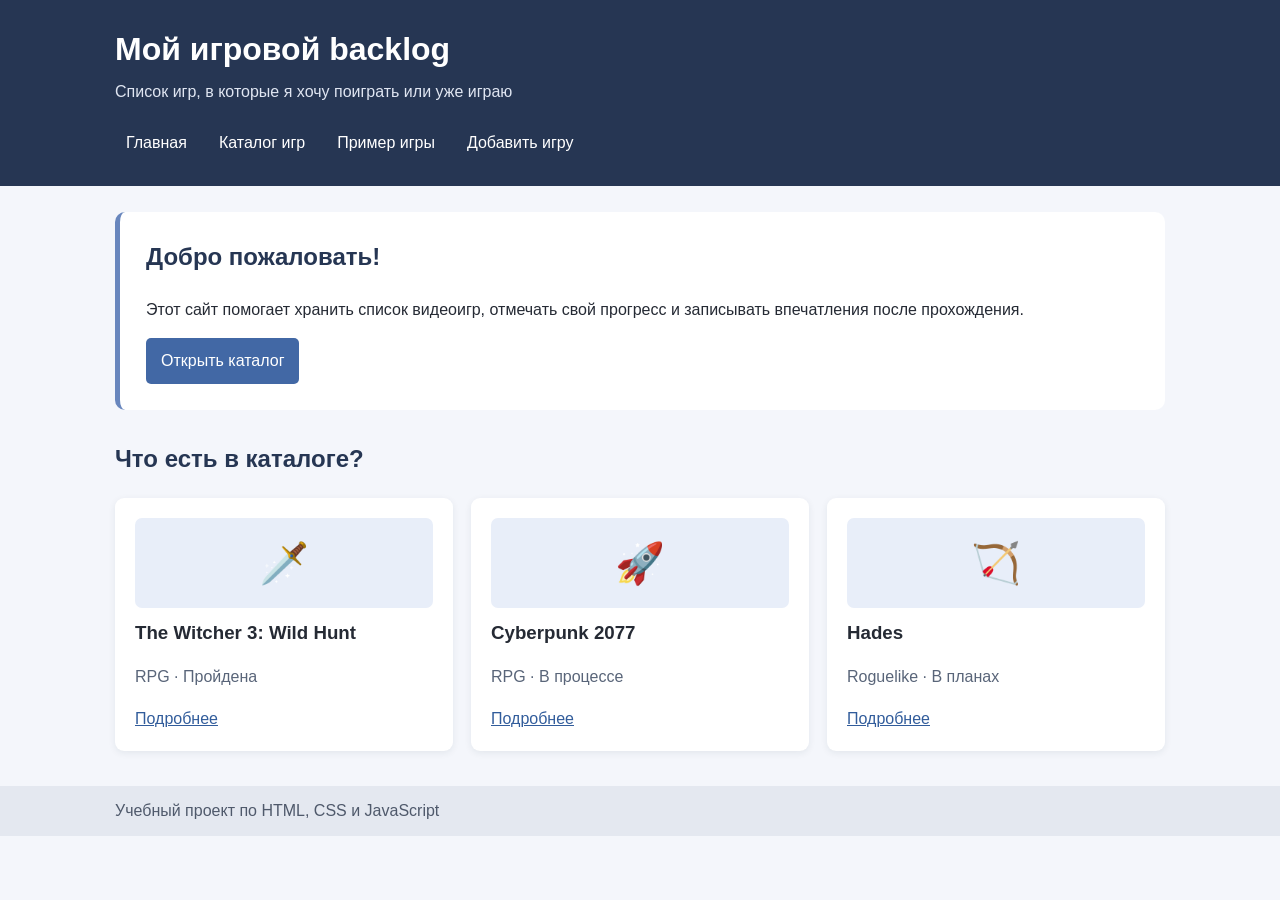
<file: index.html>
<!DOCTYPE html>
<html lang="ru">
<head>
    <meta charset="UTF-8">
    <meta name="viewport" content="width=device-width, initial-scale=1.0">
    <title>Мой игровой backlog</title>
    <link rel="stylesheet" href="css/style.css">
</head>
<body>
    <header class="site-header">
        <div class="container">
            <h1>Мой игровой backlog</h1>
            <p>Список игр, в которые я хочу поиграть или уже играю</p>
            <nav>
                <a href="index.html">Главная</a>
                <a href="catalog.html">Каталог игр</a>
                <a href="item.html?id=1">Пример игры</a>
                <a href="add.html">Добавить игру</a>
            </nav>
        </div>
    </header>

    <main class="container">
        <section class="intro">
            <h2>Добро пожаловать!</h2>
            <p>Этот сайт помогает хранить список видеоигр, отмечать свой прогресс и записывать впечатления после прохождения.</p>
            <a class="button" href="catalog.html">Открыть каталог</a>
        </section>

        <section>
            <h2>Что есть в каталоге?</h2>
            <div class="game-grid">
                <article class="game-card">
                    <div class="game-picture" aria-hidden="true">🗡️</div>
                    <h3>The Witcher 3: Wild Hunt</h3>
                    <p>RPG · Пройдена</p>
                    <a href="item.html?id=1">Подробнее</a>
                </article>
                <article class="game-card">
                    <div class="game-picture" aria-hidden="true">🚀</div>
                    <h3>Cyberpunk 2077</h3>
                    <p>RPG · В процессе</p>
                    <a href="item.html?id=2">Подробнее</a>
                </article>
                <article class="game-card">
                    <div class="game-picture" aria-hidden="true">🏹</div>
                    <h3>Hades</h3>
                    <p>Roguelike · В планах</p>
                    <a href="item.html?id=3">Подробнее</a>
                </article>
            </div>
        </section>
    </main>

    <footer>
        <div class="container">
            <p>Учебный проект по HTML, CSS и JavaScript</p>
        </div>
    </footer>
</body>
</html>
</file>
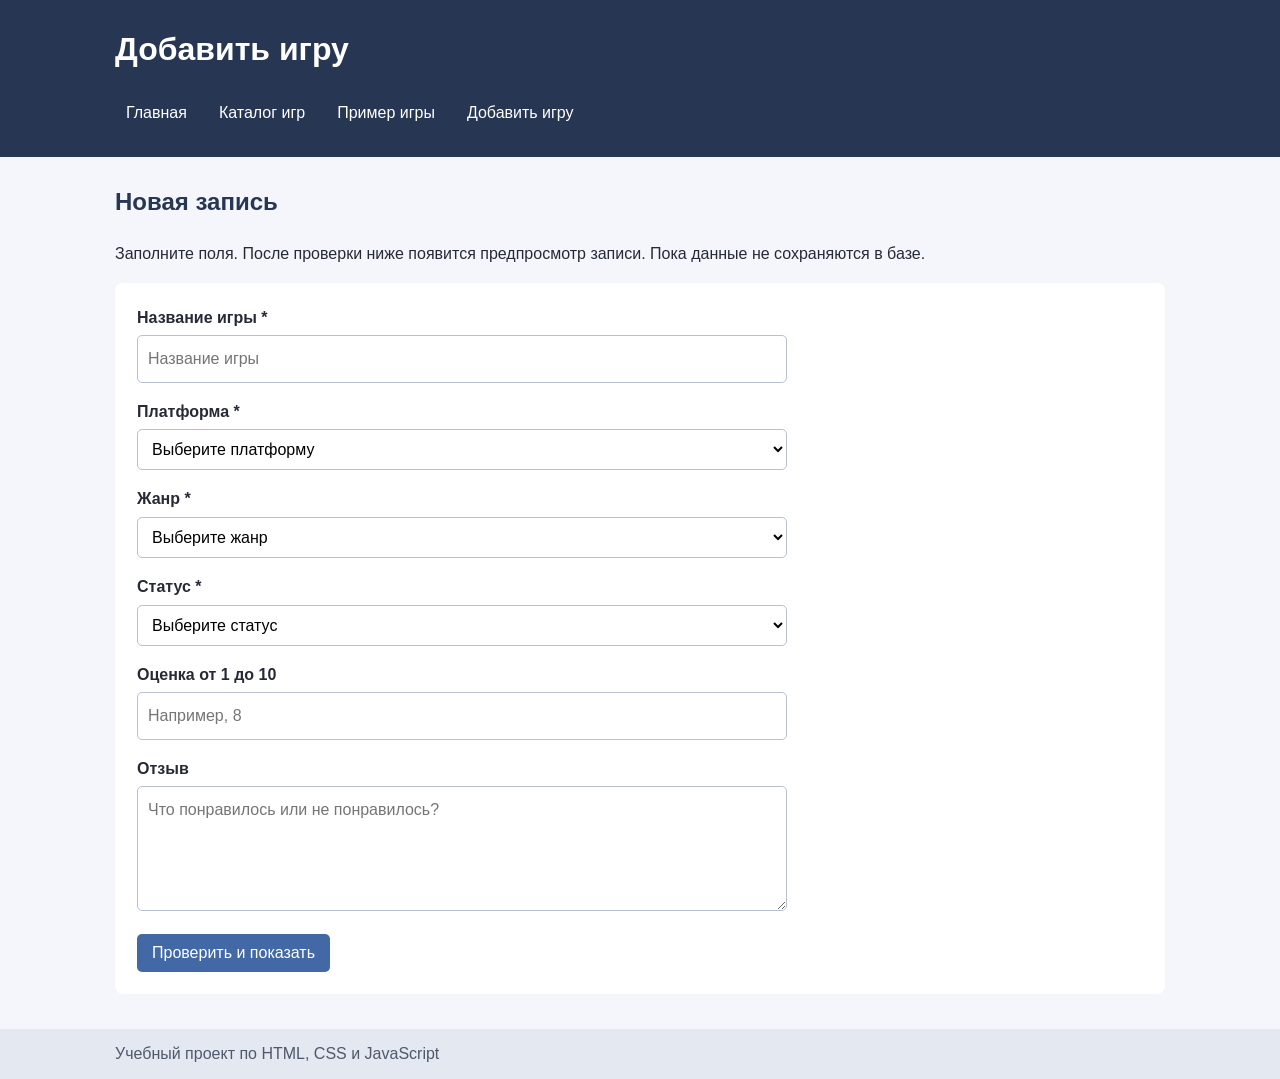
<file: add.html>
<!DOCTYPE html>
<html lang="ru">
<head>
    <meta charset="UTF-8">
    <meta name="viewport" content="width=device-width, initial-scale=1.0">
    <title>Добавить игру</title>
    <link rel="stylesheet" href="css/style.css">
    <script src="js/data.js" defer></script>
    <script src="js/add.js" defer></script>
</head>
<body>
    <header class="site-header">
        <div class="container">
            <h1>Добавить игру</h1>
            <nav>
                <a href="index.html">Главная</a>
                <a href="catalog.html">Каталог игр</a>
                <a href="item.html?id=1">Пример игры</a>
                <a href="add.html">Добавить игру</a>
            </nav>
        </div>
    </header>

    <main class="container">
        <section>
            <h2>Новая запись</h2>
            <p>Заполните поля. После проверки ниже появится предпросмотр записи. Пока данные не сохраняются в базе.</p>
            <form id="gameForm">
                <div class="form-row">
                    <label for="title">Название игры *</label>
                    <input type="text" id="title" name="title" required minlength="2" placeholder="Название игры">
                </div>
                <div class="form-row">
                    <label for="platform">Платформа *</label>
                    <select id="platform" name="platform" required>
                        <option value="">Выберите платформу</option>
                        <option>PC</option>
                        <option>PlayStation 5</option>
                        <option>PlayStation 4</option>
                        <option>Xbox</option>
                        <option>Nintendo Switch</option>
                    </select>
                </div>
                <div class="form-row">
                    <label for="genre">Жанр *</label>
                    <select id="genre" name="genre" required>
                        <option value="">Выберите жанр</option>
                        <option>RPG</option>
                        <option>Action</option>
                        <option>Roguelike</option>
                        <option>Приключение</option>
                    </select>
                </div>
                <div class="form-row">
                    <label for="status">Статус *</label>
                    <select id="status" name="status" required>
                        <option value="">Выберите статус</option>
                        <option>В планах</option>
                        <option>В процессе</option>
                        <option>Пройдена</option>
                        <option>Заброшена</option>
                    </select>
                </div>
                <div class="form-row">
                    <label for="rating">Оценка от 1 до 10</label>
                    <input type="number" id="rating" name="rating" min="1" max="10" placeholder="Например, 8">
                </div>
                <div class="form-row">
                    <label for="review">Отзыв</label>
                    <textarea id="review" name="review" rows="4" placeholder="Что понравилось или не понравилось?"></textarea>
                </div>
                <p id="formMessage" class="message" aria-live="polite"></p>
                <button type="submit">Проверить и показать</button>
            </form>
            <section id="preview" class="preview" hidden>
                <h2>Предпросмотр записи</h2>
                <div id="previewContent"></div>
                <p class="muted">Это только предпросмотр в браузере, запись в базу данных пока не выполняется.</p>
            </section>
        </section>
    </main>

    <footer><div class="container"><p>Учебный проект по HTML, CSS и JavaScript</p></div></footer>
</body>
</html>
</file>
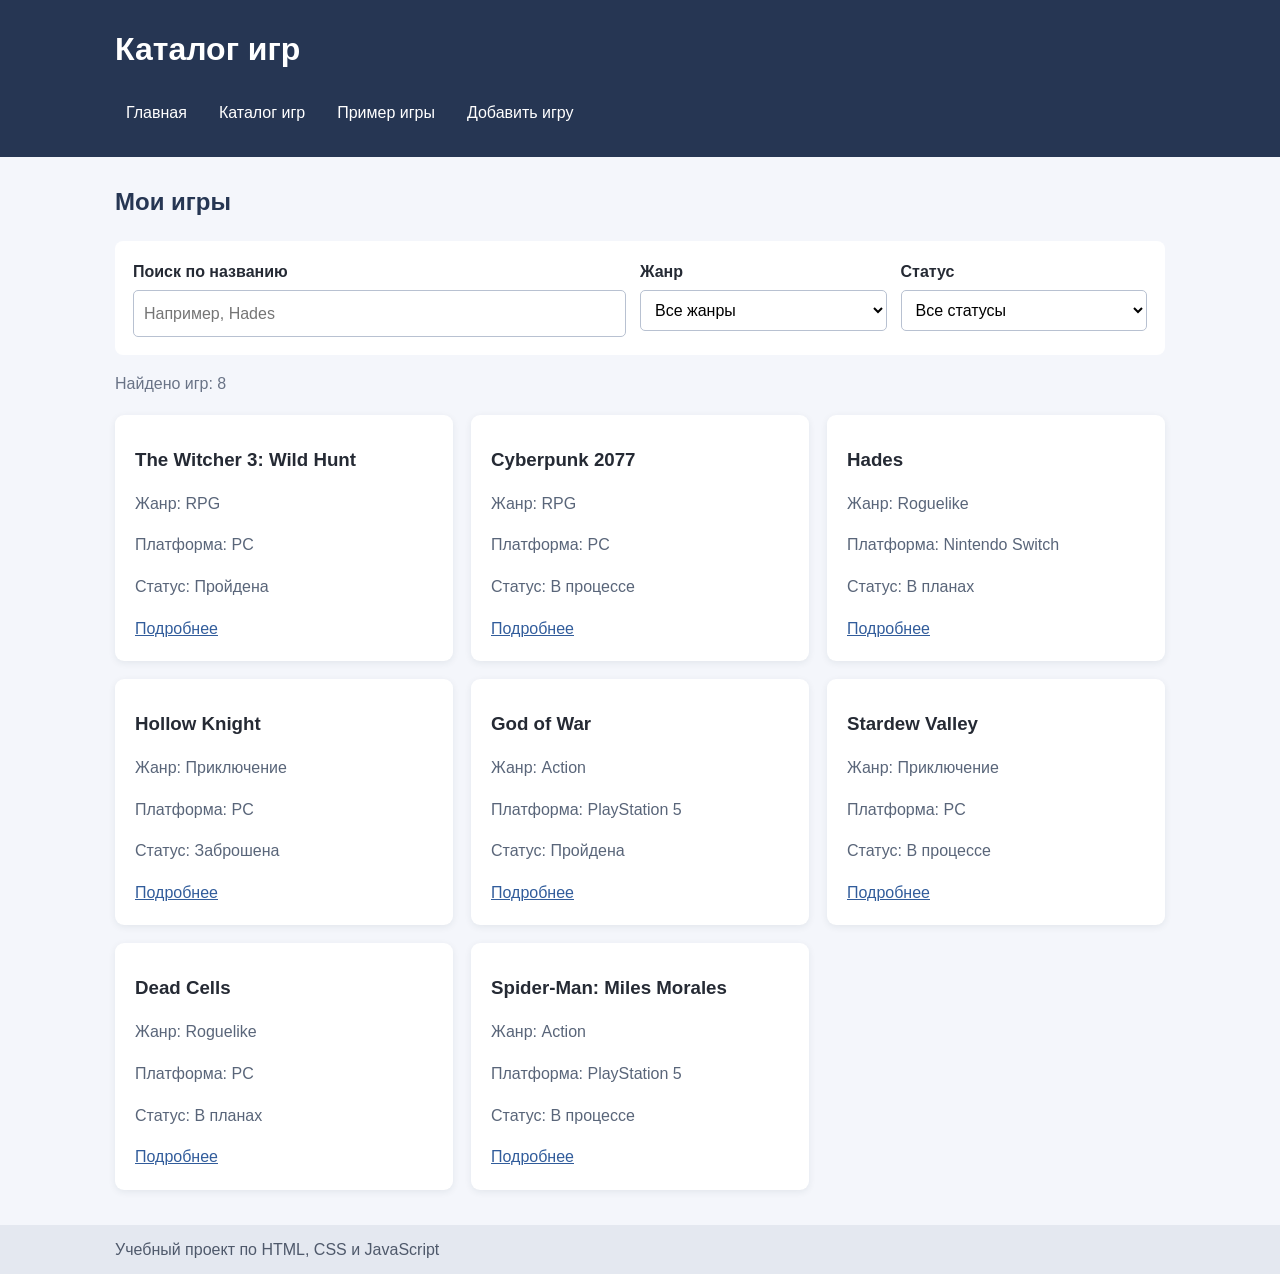
<file: catalog.html>
<!DOCTYPE html>
<html lang="ru">
<head>
    <meta charset="UTF-8">
    <meta name="viewport" content="width=device-width, initial-scale=1.0">
    <title>Каталог игр</title>
    <link rel="stylesheet" href="css/style.css">
    <script src="js/data.js" defer></script>
    <script src="js/catalog.js" defer></script>
</head>
<body>
    <header class="site-header">
        <div class="container">
            <h1>Каталог игр</h1>
            <nav>
                <a href="index.html">Главная</a>
                <a href="catalog.html">Каталог игр</a>
                <a href="item.html?id=1">Пример игры</a>
                <a href="add.html">Добавить игру</a>
            </nav>
        </div>
    </header>

    <main class="container">
        <section>
            <h2>Мои игры</h2>
            <div class="filters">
                <div>
                    <label for="search">Поиск по названию</label>
                    <input type="text" id="search" placeholder="Например, Hades">
                </div>
                <div>
                    <label for="genreFilter">Жанр</label>
                    <select id="genreFilter">
                        <option value="all">Все жанры</option>
                        <option value="RPG">RPG</option>
                        <option value="Action">Action</option>
                        <option value="Roguelike">Roguelike</option>
                        <option value="Приключение">Приключение</option>
                    </select>
                </div>
                <div>
                    <label for="statusFilter">Статус</label>
                    <select id="statusFilter">
                        <option value="all">Все статусы</option>
                        <option value="Пройдена">Пройдена</option>
                        <option value="В процессе">В процессе</option>
                        <option value="Заброшена">Заброшена</option>
                        <option value="В планах">В планах</option>
                    </select>
                </div>
            </div>
            <p id="resultCount" class="muted"></p>
            <div id="gameList" class="game-grid"></div>
        </section>
    </main>

    <footer><div class="container"><p>Учебный проект по HTML, CSS и JavaScript</p></div></footer>
</body>
</html>
</file>
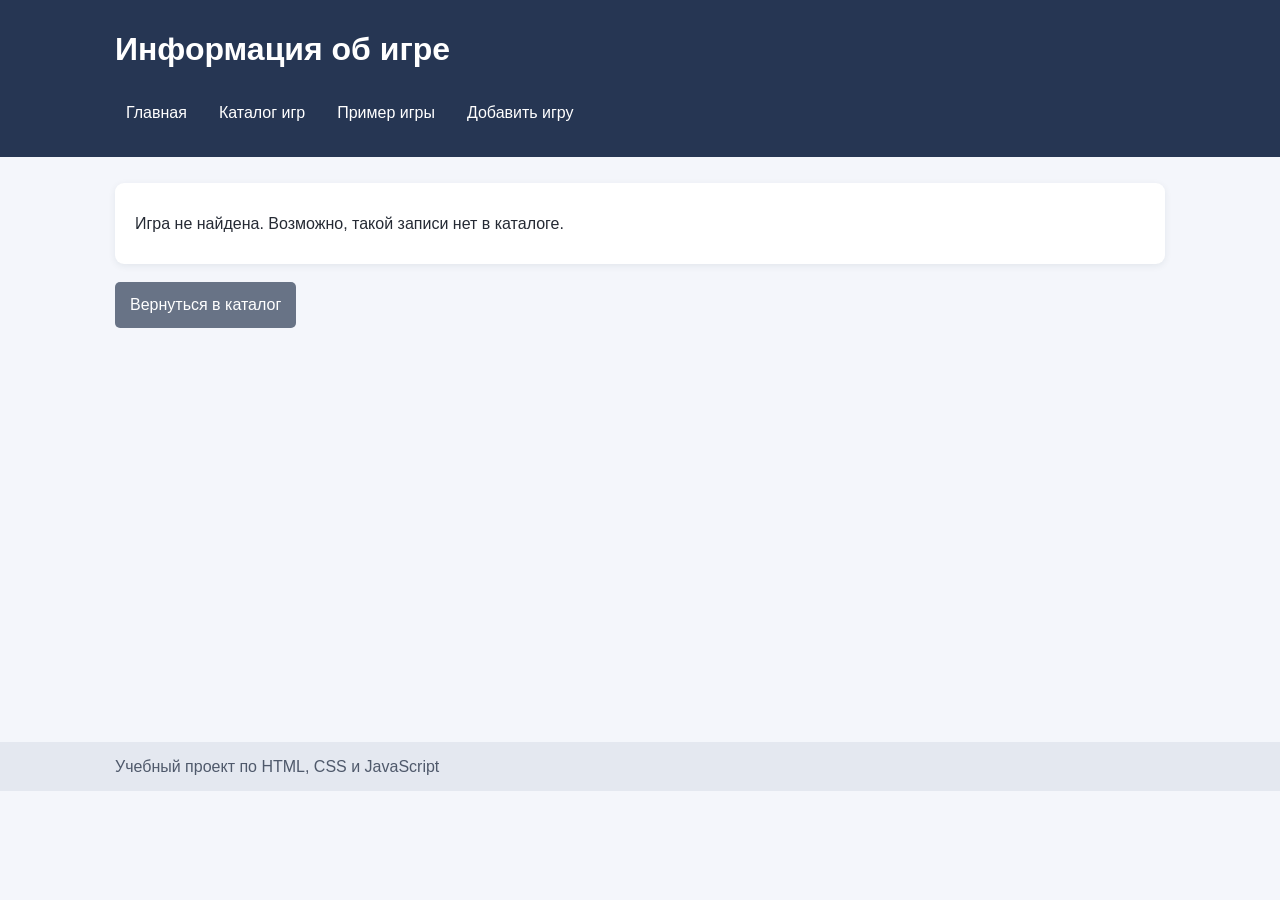
<file: item.html>
<!DOCTYPE html>
<html lang="ru">
<head>
    <meta charset="UTF-8">
    <meta name="viewport" content="width=device-width, initial-scale=1.0">
    <title>Информация об игре</title>
    <link rel="stylesheet" href="css/style.css">
    <script src="js/data.js" defer></script>
    <script src="js/item.js" defer></script>
</head>
<body>
    <header class="site-header">
        <div class="container">
            <h1>Информация об игре</h1>
            <nav>
                <a href="index.html">Главная</a>
                <a href="catalog.html">Каталог игр</a>
                <a href="item.html?id=1">Пример игры</a>
                <a href="add.html">Добавить игру</a>
            </nav>
        </div>
    </header>

    <main class="container">
        <section id="gameDetails" class="details">
            <p>Загрузка информации...</p>
        </section>
        <a class="button secondary" href="catalog.html">Вернуться в каталог</a>
    </main>

    <footer><div class="container"><p>Учебный проект по HTML, CSS и JavaScript</p></div></footer>
</body>
</html>
</file>
<file: css/style.css>
* {
    box-sizing: border-box;
}

body {
    margin: 0;
    font-family: Arial, sans-serif;
    line-height: 1.6;
    color: #252a34;
    background: #f4f6fb;
}

.container {
    width: 90%;
    max-width: 1050px;
    margin: 0 auto;
}

.site-header {
    background: #263653;
    color: white;
    padding: 24px 0;
}

.site-header h1 {
    margin: 0 0 4px;
}

.site-header p {
    margin-top: 0;
    color: #e0e6f2;
}

nav {
    display: flex;
    flex-wrap: wrap;
    gap: 10px;
    margin-top: 18px;
}

nav a {
    color: white;
    text-decoration: none;
    padding: 7px 11px;
    border-radius: 5px;
}

nav a:hover,
nav a:focus {
    background: #40577e;
    outline: 2px solid #dce6ff;
}

main {
    min-height: 65vh;
    padding-top: 26px;
    padding-bottom: 35px;
}

h2 {
    margin-top: 0;
    color: #263653;
}

.intro {
    padding: 26px;
    margin-bottom: 30px;
    background: white;
    border-radius: 10px;
    border-left: 5px solid #6886bd;
}

.button,
button {
    display: inline-block;
    background: #4268a5;
    color: white;
    border: 0;
    border-radius: 5px;
    padding: 10px 15px;
    text-decoration: none;
    font-size: 1rem;
    cursor: pointer;
}

.button:hover,
button:hover {
    background: #304e80;
}

.button:focus,
button:focus {
    outline: 3px solid #a9c5ff;
    outline-offset: 2px;
}

.button.secondary {
    margin: 18px 0;
    background: #687386;
}

.game-grid {
    display: grid;
    grid-template-columns: repeat(3, minmax(0, 1fr));
    gap: 18px;
    margin-top: 18px;
}

.game-card,
.details,
.preview {
    background: white;
    padding: 20px;
    border-radius: 9px;
    box-shadow: 0 2px 7px rgba(30, 45, 70, 0.08);
}

.game-card h3 {
    margin: 10px 0 5px;
}

.game-card p {
    color: #596579;
}

.game-card a {
    color: #315c9b;
}

.game-card a:hover,
.game-card a:focus {
    color: #172f55;
}

.game-picture {
    height: 90px;
    display: flex;
    justify-content: center;
    align-items: center;
    background: #e8eef9;
    border-radius: 7px;
    font-size: 2.5rem;
}

.filters {
    display: grid;
    grid-template-columns: 2fr 1fr 1fr;
    gap: 14px;
    background: white;
    padding: 18px;
    border-radius: 8px;
}

label {
    display: block;
    margin-bottom: 5px;
    font-weight: bold;
}

input,
select,
textarea {
    width: 100%;
    padding: 10px;
    border: 1px solid #b8c1d1;
    border-radius: 5px;
    font: inherit;
    background: white;
}

input:focus,
select:focus,
textarea:focus {
    outline: 2px solid #6b91d2;
    border-color: #4268a5;
}

.form-row {
    margin-bottom: 16px;
    max-width: 650px;
}

form {
    background: white;
    padding: 22px;
    border-radius: 8px;
}

.message {
    color: #a32f2f;
    font-weight: bold;
}

.muted {
    color: #697386;
}

.details h2 {
    margin-bottom: 8px;
}

.details p {
    margin: 8px 0;
}

.preview {
    margin-top: 25px;
}

footer {
    background: #e4e8f0;
    padding: 12px 0;
    color: #4f596b;
}

footer p {
    margin: 0;
}

@media (max-width: 700px) {
    .game-grid {
        grid-template-columns: 1fr;
    }

    .filters {
        grid-template-columns: 1fr;
    }

    nav {
        gap: 4px;
    }

    nav a {
        padding: 7px;
    }

    .intro,
    .game-card,
    .details,
    form {
        padding: 16px;
    }
}
</file>
